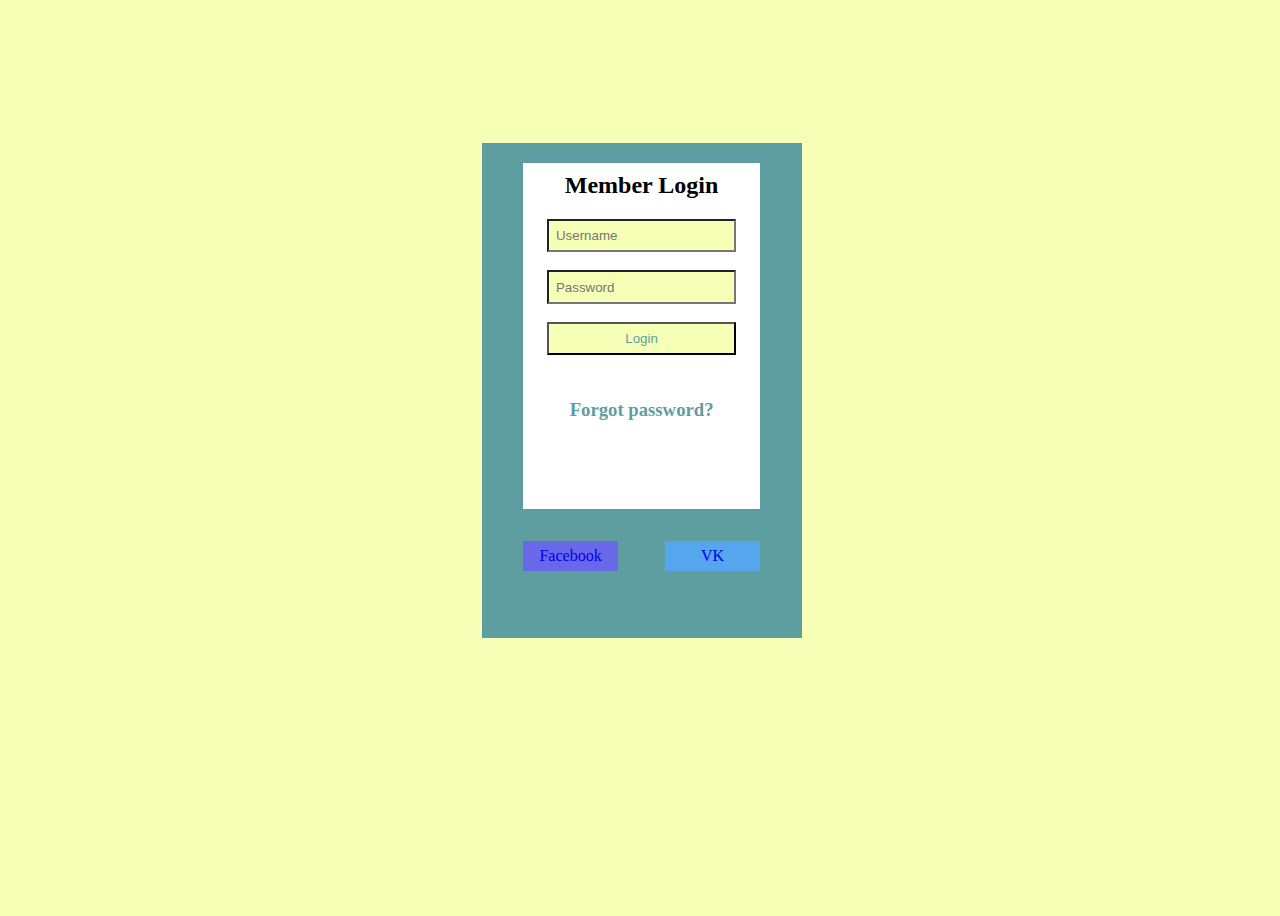
<file: index.html>
<!DOCTYPE html>
<html lang="en">

<head>
    <meta charset="UTF-8">
    <title>Class_15_06_ФормыПрактика</title>
    <link rel="stylesheet" href="Style_Class_15_06_ФормыПрактика.css">
</head>

<body>
    <header>
        <form action="index1.html">
            <h2>Member Login</h2>
            <input type="text" name="login" placeholder="Username"> <br>
            <input type="text" name="password" placeholder="Password"> <br>
            <!-- <button type="submit" class="btn btn-primary">Login</button><br> -->
            <input value="Login" type="submit"> <br>
            <h3><a>Forgot password?</a></h3>
        </form>
        <div>
            <p class="Facebook"><a href="https://www.facebook.com/">Facebook</a></p>
            <p class="VK"><a href="https://vk.com/">VK</a></p>
        </div>
    </header>
</body>

</html>
</file>
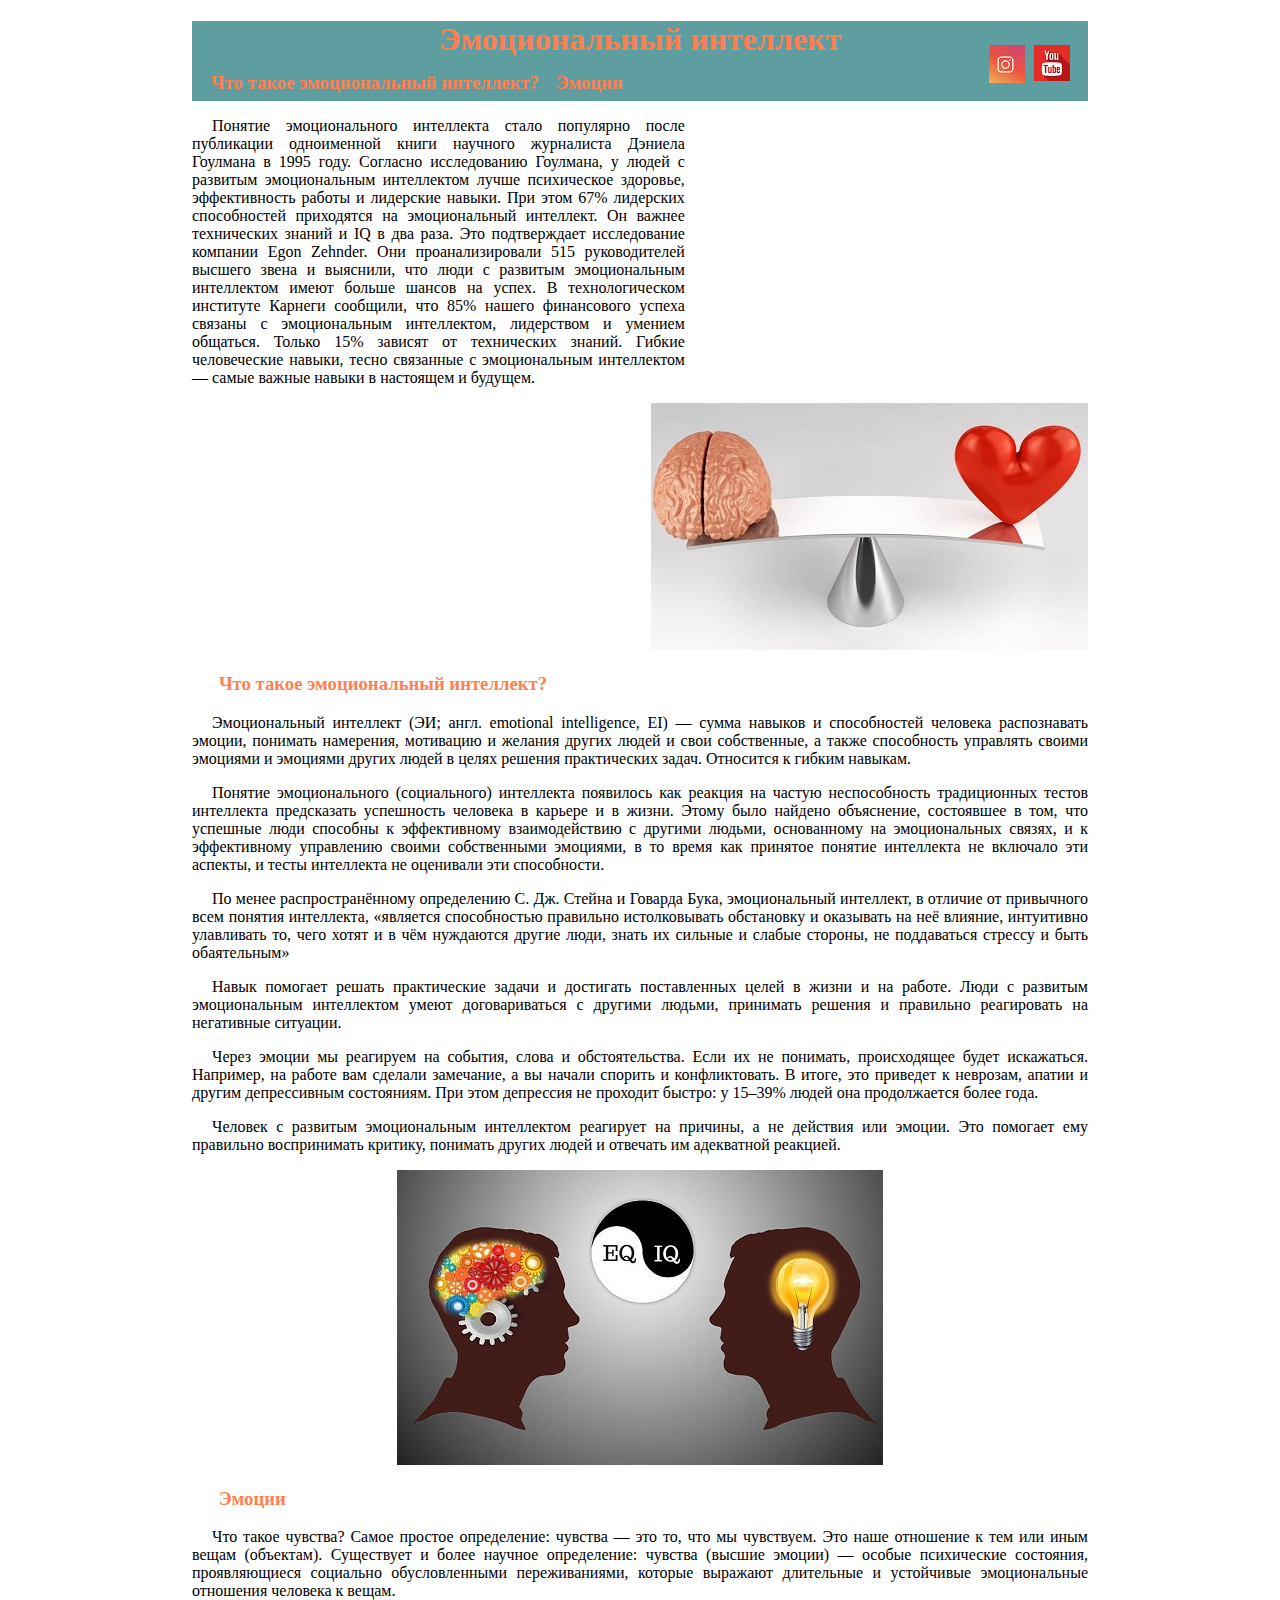
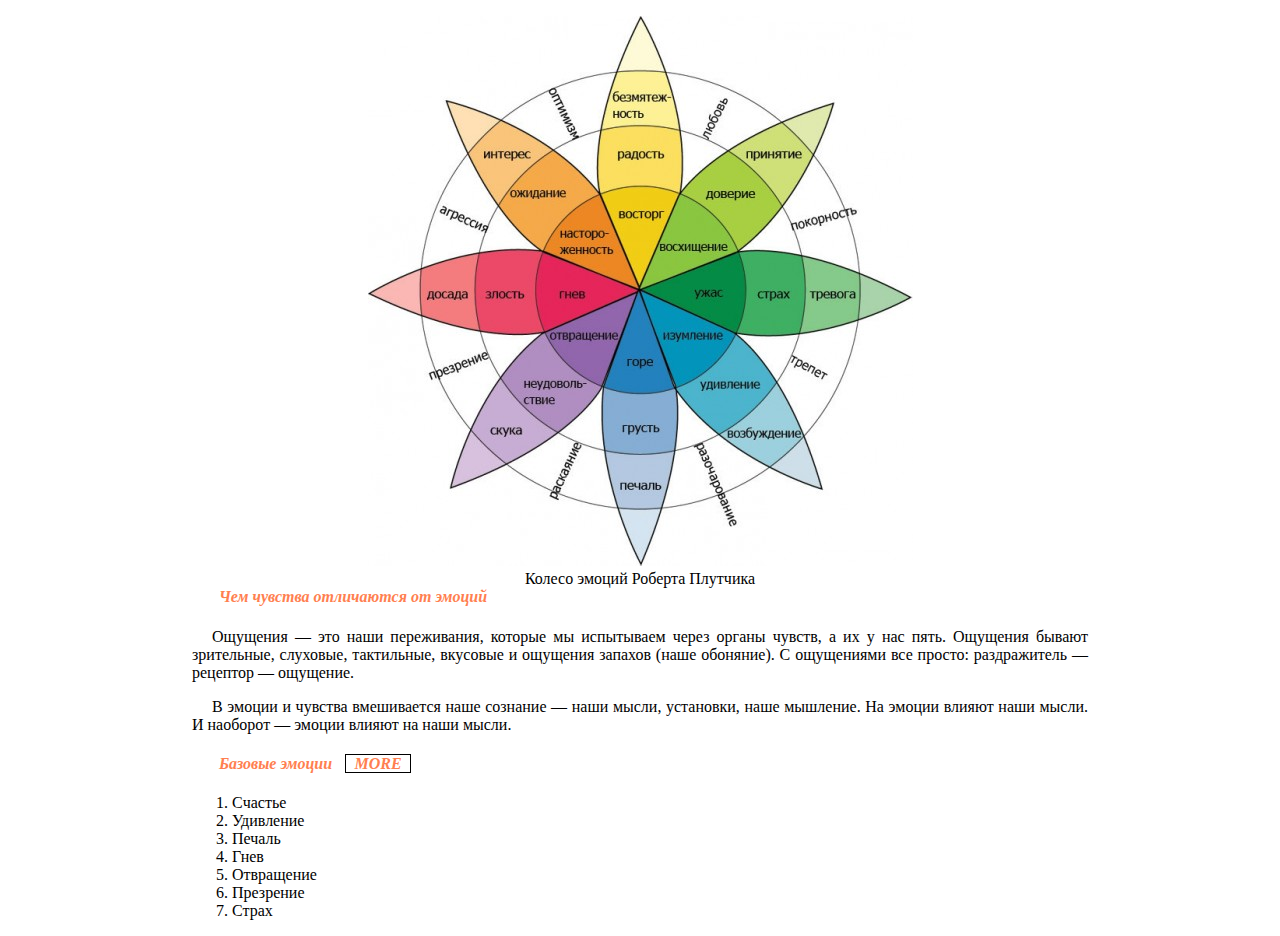
<file: index1.html>
<!DOCTYPE html>
<html lang="en">

<head>
    <meta charset="UTF-8">
    <meta name="viewport" content="width=device-width, initial-scale=1.0">
    <title>Emotional_intellect</title>
    <link rel="stylesheet" href="Style_Emotional_intellect.css">
</head>

<body>
    
        <header>
            <h1>Эмоциональный интеллект</h1>
            <nav>
                <h3>
                    <ul>
                        <li><a href="#h1">Что такое эмоциональный интеллект?</a></li>
                        <li><a href="#h2">Эмоции</a></li>
                    </ul>
                </h3>
            </nav>
            <div><a href="https://yandex.by/video/preview/6782480309703180721"><img src="ютуб.jpg"></a></div>
            <div class="picture"><a href="https://instagram.com/radina_liza?igshid=YmMyMTA2M2Y="><img
                        src="Инстаграмм.png"></a></div>
        </header>
        <section>
            <p>Понятие эмоционального интеллекта стало популярно после публикации одноименной
                книги научного журналиста Дэниела Гоулмана в 1995 году. Согласно исследованию
                Гоулмана, у людей с развитым эмоциональным интеллектом лучше психическое здоровье,
                эффективность работы и лидерские навыки. При этом 67% лидерских способностей
                приходятся на эмоциональный интеллект. Он важнее технических знаний и IQ в два раза.
                Это подтверждает исследование компании Egon Zehnder. Они проанализировали 515
                руководителей высшего звена и выяснили, что люди с развитым эмоциональным
                интеллектом имеют больше шансов на успех. В технологическом институте Карнеги
                сообщили, что 85% нашего финансового успеха связаны с эмоциональным интеллектом,
                лидерством и умением общаться. Только 15% зависят от технических знаний. Гибкие
                человеческие навыки, тесно связанные с эмоциональным интеллектом — самые важные
                навыки в настоящем и будущем. </p>
        </section>
        <figure>
            <img src="1_1.jpg">
        </figure>
        <section class="base_">
            <h3><a name="h1">Что такое эмоциональный интеллект?</a></h3>
            <p>Эмоциональный интеллект (ЭИ; англ. emotional intelligence, EI) — сумма навыков и
                способностей человека распознавать эмоции, понимать намерения, мотивацию и желания
                других людей и свои собственные, а также способность управлять своими эмоциями и
                эмоциями других людей в целях решения практических задач. Относится к гибким навыкам.
            </p>
            <p>Понятие эмоционального (социального) интеллекта появилось как реакция на частую
                неспособность традиционных тестов интеллекта предсказать успешность человека в карьере и
                в жизни. Этому было найдено объяснение, состоявшее в том, что успешные люди способны к
                эффективному взаимодействию с другими людьми, основанному на эмоциональных связях, и к
                эффективному управлению своими собственными эмоциями, в то время как принятое понятие
                интеллекта не включало эти аспекты, и тесты интеллекта не оценивали эти способности.
            </p>
            <p>По менее распространённому определению С. Дж. Стейна и Говарда Бука, эмоциональный
                интеллект, в отличие от привычного всем понятия интеллекта, «является способностью
                правильно истолковывать обстановку и оказывать на неё влияние, интуитивно улавливать то,
                чего хотят и в чём нуждаются другие люди, знать их сильные и слабые стороны, не
                поддаваться стрессу и быть обаятельным»
            </p>

            <p>Навык помогает решать практические задачи и достигать поставленных целей в жизни и на работе. Люди с
                развитым
                эмоциональным
                интеллектом умеют договариваться с другими людьми, принимать решения и правильно
                реагировать на негативные ситуации.
            </p>
            <p>Через эмоции мы реагируем на события, слова и обстоятельства. Если их не понимать,
                происходящее будет искажаться. Например, на работе вам сделали замечание, а вы
                начали спорить и конфликтовать. В итоге, это приведет к неврозам, апатии и другим
                депрессивным состояниям. При этом депрессия не проходит быстро: у 15–39% людей она
                продолжается более года.
            </p>
            <p>
                Человек с развитым эмоциональным интеллектом реагирует на причины, а не действия
                или эмоции. Это помогает ему правильно воспринимать критику, понимать других людей
                и отвечать им адекватной реакцией.
            </p>
            <figure class="base_1">
                <img src="2.jpg">
            </figure>
        </section>
        <section class="base_">
            <h3><a name="h2">Эмоции</a></h3>
            <p>Что такое чувства? Самое простое определение: чувства — это то, что мы чувствуем.
                Это наше отношение к тем или иным вещам (объектам). Существует и более научное
                определение: чувства (высшие эмоции) — особые психические состояния, проявляющиеся
                социально обусловленными переживаниями, которые выражают длительные и устойчивые
                эмоциональные отношения человека к вещам.
            </p>
            <figure class="base_1">
                <img src="3.jpg">
                <figcaption>Колесо эмоций Роберта Плутчика</figcaption>
            </figure>
            <h4>Чем чувства отличаются от эмоций</h4>
            <p>Ощущения — это наши переживания, которые мы испытываем через органы чувств, а их у нас
                пять. Ощущения бывают зрительные, слуховые, тактильные, вкусовые и ощущения запахов
                (наше обоняние). С ощущениями все просто: раздражитель — рецептор — ощущение.
            </p>
            <p>
                В эмоции и чувства вмешивается наше сознание — наши мысли, установки, наше мышление.
                На эмоции влияют наши мысли. И наоборот — эмоции влияют на наши мысли.
            </p>
            <h4>Базовые эмоции <a class="More" href="index2.html">MORE</a></h4> 
            <ol>
                <li>Cчастье</li>
                <li>Удивление</li>
                <li>Печаль</li>
                <li>Гнев</li>
                <li>Отвращение</li>
                <li>Презрение</li>
                <li>Страх</li>
            </ol>
            
            
        </section>
   


</body>

</html>
</file>
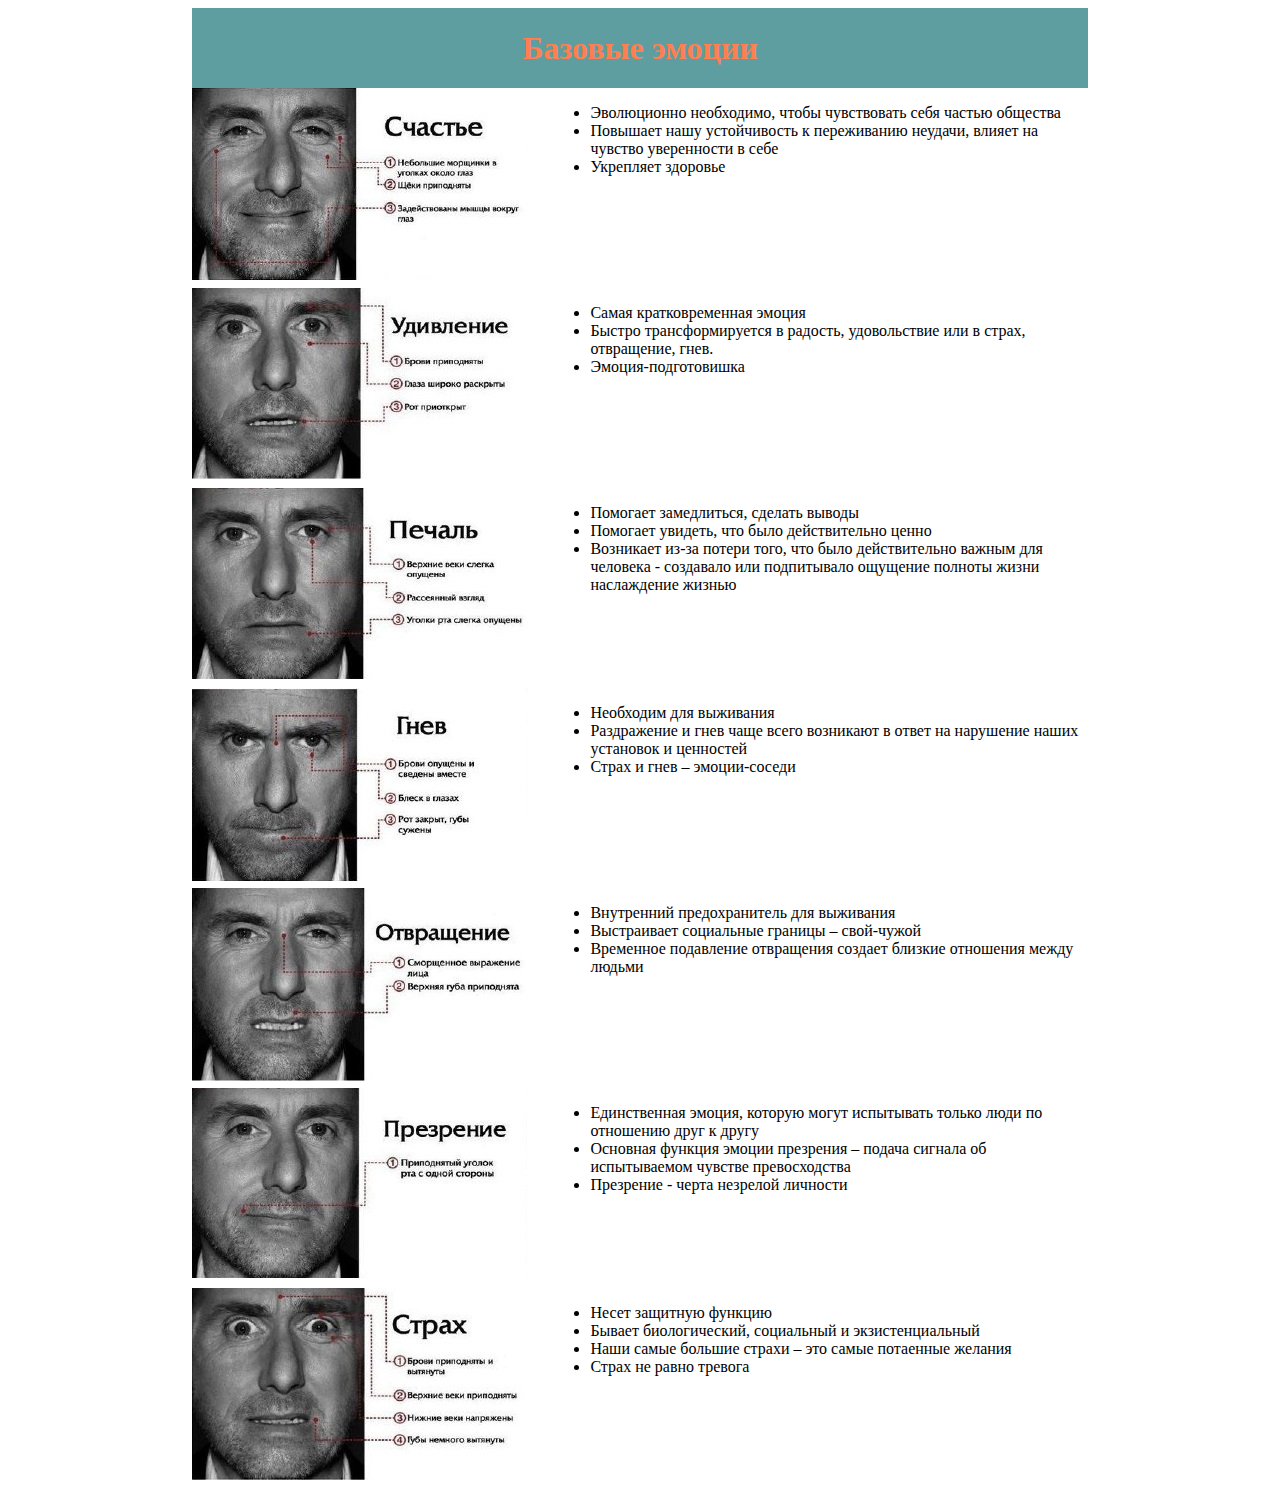
<file: index2.html>
<!DOCTYPE html>
<html lang="en">

<head>
    <meta charset="UTF-8">
    <meta name="viewport" content="width=device-width, initial-scale=1.0">
    <title>Emotions</title>
    <link rel="stylesheet" href="Style_Emotions.css">
</head>

<body>
    <header>
        <h1>Базовые эмоции</h1>
    </header>
    <div class="left"><img src="Счастье.jpg"></div>
    <div>
        <ul>
            <li>Эволюционно необходимо, чтобы чувствовать себя частью
                общества
            </li>
            <li>Повышает нашу устойчивость к переживанию неудачи, влияет на
                чувство уверенности в себе
            </li>
            <li>
                Укрепляет здоровье
            </li>
        </ul>
    </div>
    <div class="left"> <img src="Удивление.jpg"></div>
    <div>
        <ul>
            <li>Самая кратковременная эмоция
            </li>
            <li>Быстро трансформируется в радость, удовольствие или в страх,
                отвращение, гнев.
            </li>
            <li>
                Эмоция-подготовишка
            </li>
        </ul>
    </div>
    <div class="left"> <img src="Печаль.jpg"></div>
    <div>
        <ul>
            <li>Помогает замедлиться, сделать выводы</li>
            <li>Помогает увидеть, что было действительно ценно</li>
            <li> Возникает из-за потери того, что было действительно важным для человека - создавало
                или подпитывало ощущение полноты жизни наслаждение жизнью
            </li>
        </ul>
    </div>
    <div class="left"> <img src="Гнев.jpg"></div>
    <div>
        <ul>
            <li>Необходим для выживания</li>
            <li>Раздражение и гнев чаще всего возникают в ответ на нарушение наших
                установок и ценностей</li>
            <li> Страх и гнев – эмоции-соседи</li>
        </ul>
    </div>
    <div class="left"> <img src="Отвращение.jpg"></div>
    <div>
        <ul>
            <li>Внутренний предохранитель для выживания</li>
            <li>Выстраивает социальные границы – свой-чужой</li>
            <li>Временное подавление отвращения создает близкие отношения
                между людьми</li>
        </ul>
    </div>
    <div class="left"> <img src="Презрение.jpg"></div>
    <div>
        <ul>
            <li>Единственная эмоция, которую могут испытывать только люди
                по отношению друг к другу
            </li>
            <li>Основная функция эмоции презрения – подача сигнала об
                испытываемом чувстве превосходства</li>
            <li>Презрение - черта незрелой личности</li>
        </ul>
    </div>
    <div class="left"> <img src="Страх.jpg"></div>
    <div>
        <ul>
            <li>Несет защитную функцию
            </li>
            <li>Бывает биологический, социальный и экзистенциальный</li>
            <li>Наши самые большие страхи – это самые потаенные желания</li>
            <li>Страх не равно тревога</li>
        </ul>
    </div>








</body>

</html>
</file>
<file: Style_Class_15_06_ФормыПрактика.css>
*{
    box-sizing: border-box;
}
h2{
    text-align: center;
    padding-top: 4%;
}
body{
    position: relative;
    height: 100vh;
    width: 100%;
    background-color: rgb(246, 255, 182);
}

header{
    height: 55%;
    background-color: cadetblue;
    width: 25%;
    position: absolute;    
    left: 37%; 
    top: 15%; 
}
form{    
    height: 70%;
    width: 74%;
    background-color: white;
    margin: auto;
    
}
/* input:valid{
    background-color: cadetblue;
    color: white;
}
input:invalid{
    background-color: rgb(246, 255, 182);
} */
h3{
    color:cadetblue;
    text-align: center;
    padding: 3%;
}
button{
    background-color:cadetblue;
    color:white;
    padding-top: 4%;
}

input{
    width: 80%;
    margin-bottom: 2%;
    padding: 3%;
    margin: auto;
    display: flex;
    justify-content: center;
    align-items: center;
    background-color:  rgb(246, 255, 182);
    color: cadetblue;
}
div{
    display: flex;
    justify-content: space-between;
    margin-top: 5%; 
    width: 74%;
    height: 10%;   
    margin-left: 13%;
    
   
}
p.Facebook{
    background-color: rgb(104, 104, 232);       
    color: white; 
    width: 40%;
    height: 30px;
    line-height: 30px;
    text-align: center; 
    text-decoration: none;  
    
}
p.VK{
    background-color: rgb(85, 166, 236);      
    color: white;  
    width: 40%; 
    height: 30px;
    line-height: 30px;
    text-align: center;     
}
a{
    text-decoration: none;
}
</file>
<file: Style_Emotional_intellect.css>
body{
    margin-left: 15%;
    margin-right: 15%;
}
header{
    width: 100%;
    height: 80px;
    background-color: cadetblue;
    color:coral;
    position: relative;   
}
h1{
    text-align: center;
}
ul{
    padding: 0;   
}

ul li{
    display: inline-block;
    padding-right: 2%;    
}
a{
    color: coral;
    text-decoration: none;
}
a:visited{
    color: rgb(246, 255, 182);
} 
a:hover {
    color: hotpink;
} 
nav{
    width: 70%;
    position: absolute;   
    top: 40%;
    left: 0;     
     
}
div{
position: absolute;
right: 0;
top: 30%;
padding-right: 2%;
} 
div.picture{
position: absolute;
right: 5%;
top: 30%;
padding-right: 2%;
}
section{
    width: 55%;
    float: left;
    text-align: justify;
} 
figure{
    margin: 0;
    float: right;    
} 
p{
    text-indent: 20px;
}
h3{
    padding-left: 3%;
}
section.base_{
    width: 100%;
    text-align: justify;
        
}
figure.base_1{
    width: 100%;
    text-align: center;
}
h4{
    padding-left: 3%;
    color: coral;
    font-style: italic;
}

ol{
    margin-top: 0;
}
.More{
    border: 1px solid black;    
    padding-left: 1%;
    padding-right: 1%;
    margin: 1%;
    color: coral;
}
</file>
<file: Style_Emotions.css>
body{
    margin-left: 15%;
    margin-right: 15%;
}
header{
    width: 100%;
    height: 80px;
    background-color: cadetblue;
    color:coral;
    position: relative;  
    display: flex;
    justify-content: center;
    align-items: center;
}
div.left{
    float: left;
    width: 40%;
}
div{
    float: right;
    width: 60%;
    height: 200px; 
     
}
</file>
